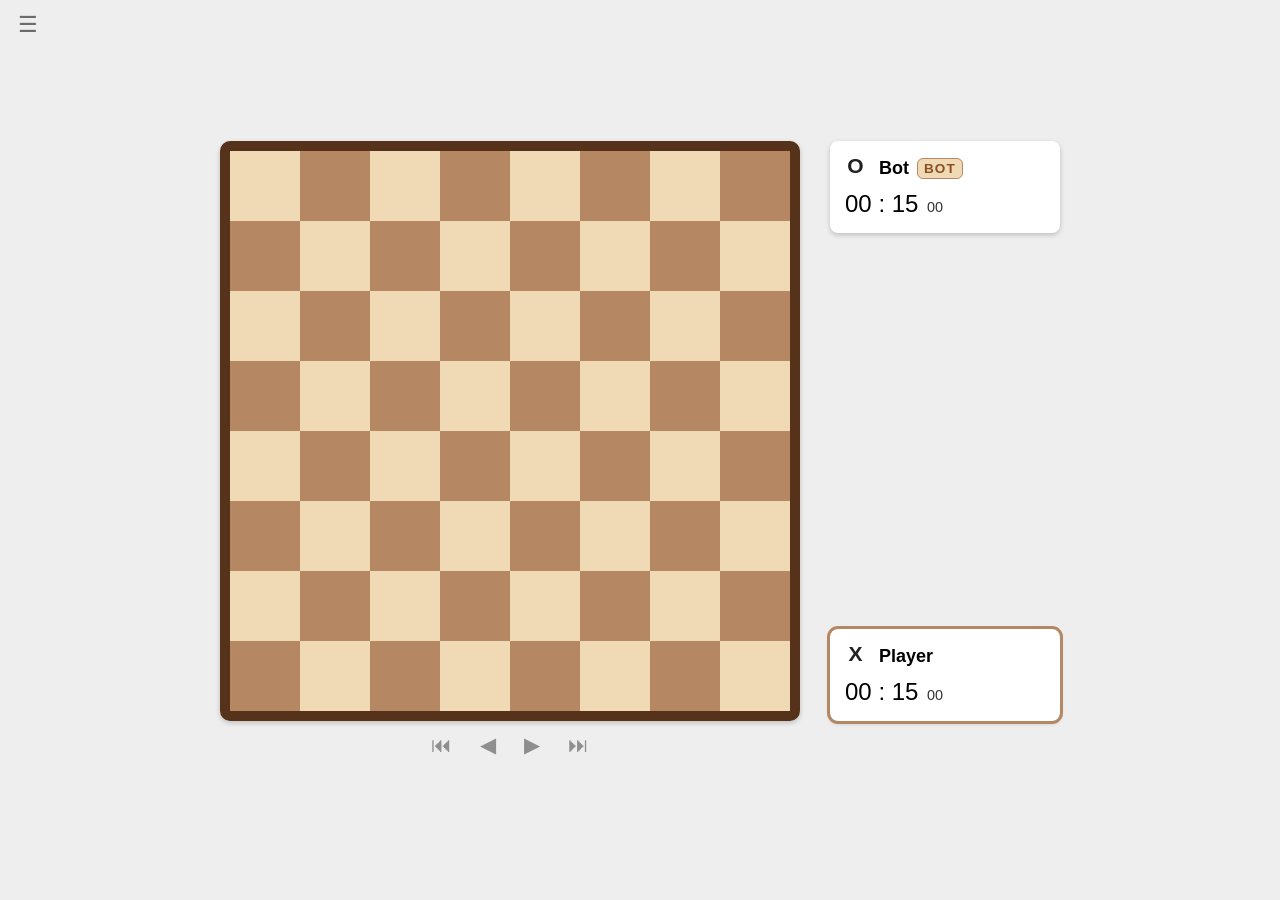
<file: index.html>
﻿<!DOCTYPE html>
<html lang="fr">
<head>
    <meta charset="UTF-8">
    <title>Game</title>
    <link rel="icon" type="image/png" href="[data-uri]">
    <style>

/* ── base.css ────────────────────────────────────────────────────────────── */
body {
    margin: 0;
    font-family: Arial, sans-serif;
    background: var(--page-bg);
    display: flex;
    justify-content: center;
    align-items: center;
    height: 100vh;
    color: var(--default-color);
}

.app-container {
    display: flex;
    flex-direction: column;
    align-items: flex-start;
    gap: 10px;
}

#game-row {
    display: flex;
    gap: 30px;
}

.board {
    display: grid;
    grid-template-columns: repeat(8, 70px);
    grid-template-rows: repeat(8, 70px);
    border-radius: 10px;
    border: 10px solid var(--board-border);
    overflow: hidden;
    box-shadow: 0 2px 5px var(--board-shadow);
}

#app[data-transform="rot90"]   .board { transform: rotate(90deg); }
#app[data-transform="rot90"]   .cell  { transform: rotate(-90deg); }
#app[data-transform="rot180"]  .board { transform: rotate(180deg); }
#app[data-transform="rot180"]  .cell  { transform: rotate(-180deg); }
#app[data-transform="rot270"]  .board { transform: rotate(270deg); }
#app[data-transform="rot270"]  .cell  { transform: rotate(-270deg); }
#app[data-transform="mirror-h"] .board { transform: scaleY(-1); }
#app[data-transform="mirror-h"] .cell  { transform: scaleY(-1); }
#app[data-transform="mirror-v"] .board { transform: scaleX(-1); }
#app[data-transform="mirror-v"] .cell  { transform: scaleX(-1); }
#app[data-transform="diag-main"] .board { transform: rotate(90deg) scaleY(-1); }
#app[data-transform="diag-main"] .cell  { transform: scaleY(-1) rotate(-90deg); }
#app[data-transform="diag-anti"] .board { transform: rotate(90deg) scaleX(-1); }
#app[data-transform="diag-anti"] .cell  { transform: scaleX(-1) rotate(-90deg); }

.cell {
    width: 70px;
    height: 70px;
    position: relative;
    isolation: isolate;
    cursor: pointer;
}

.board.no-click .cell       { cursor: default; }
.cell[data-occupied="true"] { cursor: default; }
#app.finished .cell         { cursor: auto; }

.cell.light { background-color: var(--cell-light); }
.cell.dark  { background-color: var(--cell-dark); }

.cell[data-marker]::after {
    content: "";
    position: absolute;
    z-index: 1;
    inset: 0;
    pointer-events: none;
}
.cell[data-marker="green"]::after  { background-color: var(--green-marked-cell); }
.cell[data-marker="red"]::after    { background-color: var(--red-marked-cell); }
.cell[data-marker="blue"]::after   { background-color: var(--blue-marked-cell); }
.cell[data-marker="threat"]::after { background-color: var(--threat-marked-cell); }

.cell.light[data-last-move] { background-color: var(--last-move-light); }
.cell.dark[data-last-move]  { background-color: var(--last-move-dark); }

.cell[data-win] .stone {
    box-shadow:
        0 0 12px var(--win-glow),
        inset -4px -6px 8px var(--stone-shadow-dark),
        inset 3px 4px 6px var(--stone-shadow-light);
}

.stone {
    width: 52px;
    height: 48px;
    border-radius: 50%;
    position: absolute;
    z-index: 2;
    top: 50%;
    left: 50%;
    transform: translate(-50%, -50%) scale(0.9) rotate(-10deg);
    box-shadow:
        inset -4px -6px 8px var(--stone-shadow-dark),
        inset 3px 4px 6px var(--stone-shadow-light);
    transition: opacity 0.15s ease, transform 0.1s ease;
    display: none;
}

.cell[data-state="black"] .stone,
.cell[data-state="white"] .stone,
.cell[data-preview] .stone,
.stone.stone-label { display: block; }

.cell[data-state="black"] .stone,
.cell[data-preview="black"] .stone,
.stone.stone-black {
    background: radial-gradient(circle at 30% 30%, var(--stone-black-light), var(--stone-black-dark));
}

.cell[data-state="white"] .stone,
.cell[data-preview="white"] .stone,
.stone.stone-white {
    background: radial-gradient(circle at 30% 30%, var(--stone-white-light), var(--stone-white-dark));
    border: 1px solid var(--stone-white-border);
}

.cell[data-preview] .stone {
    opacity: 0.35;
    filter: brightness(1.2);
    transform: translate(-50%, -50%) scale(0.95) rotate(-10deg);
    cursor: pointer;
}

.move-number {
    position: absolute;
    z-index: 3;
    font-size: 0.9em;
    font-weight: bold;
}

#app:not(.morpion-mode) .move-number {
    top: 50%;
    left: 50%;
    transform: translate(-50%, -50%);
    color: var(--move-number-on-black);
    text-shadow: 0 0 4px var(--move-number-shadow-dark);
    pointer-events: none;
}

#app:not(.morpion-mode) .cell[data-state="white"] .stone + .move-number {
    color: var(--move-number-on-white);
    text-shadow: 0 0 4px var(--move-number-shadow-light);
}

#app.morpion-mode .stone {
    background: none;
    border: none;
    box-shadow: none;
    border-radius: 0;
    transform: translate(-50%, -50%) scale(1) rotate(0deg);
    display: flex;
    align-items: center;
    justify-content: center;
    font-size: 42px;
    font-weight: 800;
    font-family: Arial, sans-serif;
    color: var(--morpion-piece);
}

#app.morpion-mode .cell[data-state="black"] .stone::before,
#app.morpion-mode .cell[data-preview="black"] .stone::before,
#app.morpion-mode .stone-black::before { content: "X"; }

#app.morpion-mode .cell[data-state="white"] .stone::before,
#app.morpion-mode .cell[data-preview="white"] .stone::before,
#app.morpion-mode .stone-white::before { content: "O"; }

#app.morpion-mode .cell[data-win] .stone { color: var(--morpion-win); }

/* ── components.css ──────────────────────────────────────────────────────── */
.sidebar {
    display: flex;
    flex-direction: column;
    justify-content: space-between;
}

#player-black { order: 1; }
#controls     { order: 2; }
#player-white { order: 3; }

.local-black #player-black { order: 3; }
.local-black #player-white { order: 1; }

.player {
    background: var(--panel-bg);
    padding: 15px;
    border-radius: 8px;
    width: 200px;
    box-shadow: 0 2px 5px var(--panel-shadow);
}

.stone-label {
    width: 26px;
    height: 24px;
    position: static;
    transform: scale(0.9) rotate(-10deg);
}

#app.morpion-mode .stone-label { transform: translate(-10%, -10%) scale(0.5); }

.player-name {
    display: flex;
    align-items: center;
    gap: 8px;
    font-size: 18px;
    font-weight: bold;
}

.bot-label {
    color: var(--bot-label-text);
    background: var(--bot-label-bg);
    border: 1px solid var(--bot-label-border);
    border-radius: 6px;
    padding: 2px 6px;
    font-size: 0.75em;
    font-weight: 800;
    letter-spacing: 0.08em;
}

.clock {
    font-size: 24px;
    margin-top: 10px;
    transition: color 0.2s, transform 0.1s;
}

.active-clock .colon { animation: blink 2s infinite; }

@keyframes blink {
    0%   { opacity: 1; }
    50%  { opacity: 0; }
    100% { opacity: 1; }
}

#app.finished .colon, .clock:not(.active-clock) .colon { animation: none; }

.centi-seconds { font-size: 0.6em; margin-left: 2px; opacity: 0.8; }
.clock.low-time { color: var(--low-time); }
.player-active  { outline: 3px solid var(--player-active-outline); }

.controls {
    display: flex;
    flex-direction: column;
    align-items: center;
}

#new-game-btn {
    margin: 20px 0;
    padding: 15px;
    font-size: 18px;
    border-radius: 10px;
    border: 1px solid var(--button-border);
    background: var(--button-bg);
    cursor: pointer;
    box-shadow: 0 2px 5px var(--button-shadow);
    display: block;
    transition: all 0.2s ease;
}

#new-game-btn:hover { background: var(--button-bg-hover); transform: scale(1.05); }

/* ── view-menu dropdown ───────────────────────────────────────────────────── */
#view-menu {
    position: fixed;
    top: 10px;
    left: 10px;
    z-index: 200;
}

#view-menu-btn {
    background: none;
    border: none;
    color: var(--default-color);
    cursor: pointer;
    font-size: 1.4em;
    line-height: 1;
    padding: 4px 8px;
    opacity: 0.55;
    transition: opacity 0.2s;
}
#view-menu-btn:hover { opacity: 1; }

.view-menu-panel {
    position: absolute;
    top: calc(100% + 2px);
    left: 0;
    background: var(--panel-bg);
    border: 1px solid var(--button-border);
    border-radius: 10px;
    padding: 8px;
    display: flex;
    flex-direction: column;
    gap: 6px;
    z-index: 100;
    box-shadow: 0 4px 14px var(--panel-shadow);
    min-width: 190px;
}
.view-menu-panel.hidden { display: none; }

.view-menu-row {
    display: flex;
    gap: 6px;
}

.view-menu-panel > button,
.view-menu-row   > button {
    flex: 1;
    padding: 7px 10px;
    font-size: 0.85em;
    border-radius: 7px;
    border: 1px solid var(--button-border);
    background: var(--button-bg);
    color: var(--default-color);
    cursor: pointer;
    transition: background 0.15s;
    display: flex;
    align-items: center;
    justify-content: space-between;
    gap: 4px;
    white-space: nowrap;
}
.view-menu-panel > button:hover,
.view-menu-row   > button:hover { background: var(--button-bg-hover); }

.view-menu-panel button.vm-active {
    outline: 2px solid var(--player-active-outline);
    outline-offset: -2px;
}

.view-menu-panel kbd {
    font-size: 0.75em;
    opacity: 0.5;
    font-family: monospace;
}

/* ── board nav buttons ────────────────────────────────────────────────────── */
#nav-btns {
    /* 8×70px board content + 2×10px border = 580px total board width */
    width: 580px;
    display: flex;
    justify-content: center;
    gap: 4px;
}

#nav-btns button {
    background: none;
    border: none;
    color: var(--default-color);
    cursor: pointer;
    font-size: 1.3em;
    padding: 2px 12px;
    opacity: 0.4;
    transition: opacity 0.15s;
}

#nav-btns button:hover { opacity: 1; }

.timer-selector, .level-selector {
    display: flex;
    flex-direction: column;
    align-items: center;
    margin: 10px 0;
    font-size: 1.2em;
}

#app:not(.finished):not(.editor-mode) .controls { display: none; }

#time-slider, #increment-slider, #level {
    width: 150px;
    cursor: pointer;
    accent-color: var(--slider-accent);
}

.editor-mode .board { border: 10px dashed var(--editor-board-border); }
.editor-mode .cell  {
    cursor: crosshair;
    outline: 4px dashed var(--editor-cell-outline);
    outline-offset: -2px;
}

/* ── themes.css ──────────────────────────────────────────────────────────── */
body[data-theme="light"] {
    --page-bg: #eee;
    --default-color: black;
    --board-shadow: rgba(0,0,0,0.2);
    --board-border: rgb(85,50,25,1);
    --cell-light: #f0d9b5;
    --cell-dark: #b58863;
    --last-move-light: #c6d26b;
    --last-move-dark: #a9a23b;
    --green-marked-cell: rgba(119,255,61,0.5);
    --red-marked-cell: rgba(255,61,61,0.5);
    --blue-marked-cell: rgba(0,27,90,0.5);
    --threat-marked-cell: rgba(255,0,0,0.8);
    --win-glow: rgba(255,0,0,0.8);
    --stone-black-light: #555;
    --stone-black-dark: #000;
    --stone-white-light: #fff;
    --stone-white-dark: #ccc;
    --stone-white-border: #999;
    --stone-shadow-dark: rgba(0,0,0,0.4);
    --stone-shadow-light: rgba(255,255,255,0.2);
    --move-number-on-black: #fff;
    --move-number-on-white: #000;
    --move-number-shadow-dark: rgba(0,0,0,0.8);
    --move-number-shadow-light: rgba(128,128,128,0.8);
    --morpion-piece: #222;
    --morpion-win: #d32f2f;
    --panel-bg: white;
    --panel-shadow: rgba(0,0,0,0.2);
    --bot-label-text: #8a4f22;
    --bot-label-bg: #f0d9b5;
    --bot-label-border: #b58863;
    --low-time: #d32f2f;
    --player-active-outline: #b58863;
    --button-bg: white;
    --button-bg-hover: #f3f3f3;
    --button-border: grey;
    --button-shadow: rgba(0,0,0,0.2);
    --slider-accent: #b58863;
    --editor-board-border: rgba(255,0,0,0.9);
    --editor-cell-outline: rgba(0,0,0,0.3);
}

body[data-theme="dark"] {
    --page-bg: #222;
    --default-color: #ddd;
    --board-shadow: rgba(128,128,128,0.5);
    --board-border: rgb(0,0,0,0);
    --cell-light: #4a4a4a;
    --cell-dark: #2b2b2b;
    --last-move-light: #5c6f2f;
    --last-move-dark: #4a5a26;
    --green-marked-cell: rgba(36,128,34,0.5);
    --red-marked-cell: rgba(162,36,34,0.5);
    --blue-marked-cell: rgba(17,36,81,0.5);
    --threat-marked-cell: rgba(192,0,0,0.8);
    --win-glow: #ad2929;
    --stone-black-light: #333;
    --stone-black-dark: #000;
    --stone-white-light: #ddd;
    --stone-white-dark: #999;
    --stone-white-border: #777;
    --stone-shadow-dark: rgba(0,0,0,0.4);
    --stone-shadow-light: rgba(255,255,255,0.2);
    --move-number-on-black: #fff;
    --move-number-on-white: #000;
    --move-number-shadow-dark: rgba(0,0,0,0.8);
    --move-number-shadow-light: rgba(128,128,128,0.8);
    --morpion-piece: #ddd;
    --morpion-win: #ad2929;
    --panel-bg: #333;
    --panel-shadow: rgba(128,128,128,0.5);
    --bot-label-text: #aaa;
    --bot-label-bg: #555;
    --bot-label-border: #777;
    --low-time: #ad2929;
    --player-active-outline: #777;
    --button-bg: #555;
    --button-bg-hover: #666;
    --button-border: grey;
    --button-shadow: rgba(255,255,255,0.2);
    --slider-accent: #aaa;
    --editor-board-border: rgba(173,41,41,0.9);
    --editor-cell-outline: rgba(255,255,255,0.3);
}

body[data-theme="blue"] {
    --page-bg: #eef;
    --default-color: black;
    --board-shadow: rgba(0,0,0,0.2);
    --board-border: rgb(25,50,85,1);
    --cell-light: #fffef3;
    --cell-dark: #7ca2be;
    --last-move-light: #c9f0bd;
    --last-move-dark: #80b861;
    --green-marked-cell: rgba(75,255,48,0.5);
    --red-marked-cell: rgba(255,79,50,0.7);
    --blue-marked-cell: rgba(35,46,255,0.7);
    --threat-marked-cell: rgba(255,0,0,0.8);
    --win-glow: rgba(255,0,0,0.8);
    --stone-black-light: #333;
    --stone-black-dark: #000;
    --stone-white-light: #eef;
    --stone-white-dark: #bbb;
    --stone-white-border: #999;
    --stone-shadow-dark: rgba(0,0,0,0.4);
    --stone-shadow-light: rgba(255,255,255,0.2);
    --move-number-on-black: #fff;
    --move-number-on-white: #000;
    --move-number-shadow-dark: rgba(0,0,0,0.8);
    --move-number-shadow-light: rgba(128,128,128,0.8);
    --morpion-piece: #111;
    --morpion-win: #d32f2f;
    --panel-bg: #7ca2be;
    --panel-shadow: rgba(0,0,0,0.2);
    --bot-label-text: #000;
    --bot-label-bg: #f6cb9a;
    --bot-label-border: #000;
    --low-time: #d32f2f;
    --player-active-outline: #193255;
    --button-bg: #f6cb9a;
    --button-bg-hover: #eca351;
    --button-border: grey;
    --button-shadow: rgba(0,0,0,0.2);
    --slider-accent: #f6cb9a;
    --editor-board-border: rgba(255,0,0,0.9);
    --editor-cell-outline: rgba(25,50,85,0.5);
}

body[data-theme="green"] {
    --page-bg: rgb(143,152,143);
    --default-color: black;
    --board-shadow: rgba(0,0,0,0.2);
    --board-border: rgb(18,62,36);
    --cell-light: #fff3fe;
    --cell-dark: #3f7a62;
    --last-move-light: #c9f0bd;
    --last-move-dark: #80b861;
    --green-marked-cell: rgba(89,233,0,0.822);
    --red-marked-cell: rgba(208,22,22,0.5);
    --blue-marked-cell: rgba(9,15,121,0.5);
    --threat-marked-cell: rgba(255,0,0,0.8);
    --win-glow: rgba(255,0,0,0.8);
    --stone-black-light: #333;
    --stone-black-dark: #000;
    --stone-white-light: #efe;
    --stone-white-dark: #bbb;
    --stone-white-border: #999;
    --stone-shadow-dark: rgba(0,0,0,0.4);
    --stone-shadow-light: rgba(255,255,255,0.2);
    --move-number-on-black: #fff;
    --move-number-on-white: #000;
    --move-number-shadow-dark: rgba(0,0,0,0.8);
    --move-number-shadow-light: rgba(128,128,128,0.8);
    --morpion-piece: #111;
    --morpion-win: #d32f2f;
    --panel-bg: #7cbea2;
    --panel-shadow: rgba(0,0,0,0.2);
    --bot-label-text: #000;
    --bot-label-bg: #dcced5;
    --bot-label-border: #000;
    --low-time: #d32f2f;
    --player-active-outline: #0d2e12;
    --button-bg: #dcced5;
    --button-bg-hover: #fff6fb;
    --button-border: grey;
    --button-shadow: rgba(0,0,0,0.2);
    --slider-accent: #dcced5;
    --editor-board-border: rgba(255,0,0,0.9);
    --editor-cell-outline: rgba(25,85,50,0.5);
}

    </style>
</head>

<body>
    <div id="app" class="app-container morpion-mode">

        <!-- loader.js: apply saved preferences before first paint -->
        <script>
        (function () {
            var morpion = localStorage.getItem("morpionMode");
            if (morpion === "false") document.getElementById("app").classList.remove("morpion-mode");
            var theme = localStorage.getItem("theme");
            if (theme) document.body.setAttribute("data-theme", theme);
        })();
        </script>

        <div id="game-row">
            <div id="board" class="board"></div>

            <div class="sidebar">

                <div id="player-black" class="player player-active">
                    <div id="player-name-black" class="player-name">
                        <span class="stone stone-label stone-black"></span>
                        <span class="player-name-text">Black</span>
                    </div>
                    <div id="clock-black" class="clock">
                        <span class="minutes"></span>
                        <span class="colon">:</span>
                        <span class="seconds"></span>
                        <span class="centi-seconds"></span>
                    </div>
                </div>

                <div id="controls" class="controls">
                    <button id="new-game-btn">NEW GAME</button>
                    <div class="timer-selector">
                        <label><span id="time-label"></span></label>
                        <input type="range" id="time-slider" min="0" step="1">
                    </div>
                    <div class="timer-selector">
                        <label>+<span id="increment-label"></span></label>
                        <input type="range" id="increment-slider" min="0" step="1">
                    </div>
                    <div class="level-selector">
                        <label id="level-label" for="level">Hard</label>
                        <input type="range" id="level" min="1" max="4" value="3" step="1">
                    </div>
                </div>

                <div id="player-white" class="player">
                    <div id="player-name-white" class="player-name">
                        <span class="stone stone-label stone-white"></span>
                        <span class="player-name-text">White</span>
                    </div>
                    <div id="clock-white" class="clock">
                        <span class="minutes"></span>
                        <span class="colon">:</span>
                        <span class="seconds"></span>
                        <span class="centi-seconds"></span>
                    </div>
                </div>

            </div>
        </div>

        <div id="nav-btns">
            <button id="btn-begin" title="Begin (Home)">⏮</button>
            <button id="btn-prev"  title="Previous (←)">◀</button>
            <button id="btn-next"  title="Next (→)">▶</button>
            <button id="btn-end"   title="End (End)">⏭</button>
        </div>
    </div>

    <div id="view-menu">
        <button id="view-menu-btn" title="View options">☰</button>
        <div id="view-menu-panel" class="view-menu-panel hidden">
            <button id="btn-toggle-bot">Toggle bot <kbd>Space</kbd></button>
            <button id="btn-morpion">Morpion <kbd>M</kbd></button>
            <button id="btn-editor">Editor <kbd>E</kbd></button>
            <div class="view-menu-row">
                <button id="btn-flip-h">↕ Flip <kbd>F</kbd></button>
                <button id="btn-flip-v">↔ Flip <kbd>⇧F</kbd></button>
            </div>
            <div class="view-menu-row">
                <button id="btn-rotate-cw">↻ <kbd>R</kbd></button>
                <button id="btn-rotate-ccw">↺ <kbd>⇧R</kbd></button>
            </div>
            <div class="view-menu-row">
                <button id="btn-theme-prev">◀ Theme <kbd>⇧D</kbd></button>
                <button id="btn-theme-next">Theme ▶ <kbd>D</kbd></button>
            </div>
        </div>
    </div>

    <!-- All JS modules inlined in dependency order. -->
    <script type="module">

    // ── constants.js ──────────────────────────────────────────────────────────
    const BOARD_SIZE = 8;
    const TIME_PRESETS = [3, 15, 30, 60, 120, 180, 300, 600, 900, 1800, 3600];
    const INCREMENT_PRESETS = [0, 1, 2, 3, 5, 10, 15, 30, 60];
    const THEMES = ["light", "dark", "blue", "green"];
    const LEVEL_LABELS = ["Random", "Easy", "Medium", "Hard", "Expert"];
    const BOARD_TRANSFORMS = ["identity", "rot90", "rot180", "rot270", "mirror-h", "diag-anti", "mirror-v", "diag-main"];

    // ── bot.js ────────────────────────────────────────────────────────────────
    const MASK64 = 0xFFFFFFFFFFFFFFFFn;

    const BT = [
        1190112520884487201n,
        2380225041768974402n,
        4760450083537948804n,
        9520900167075897608n,
         595056260442243600n,
    ];

    const WMA = [
        31n,62n,124n,248n,
        7936n,15872n,31744n,63488n,
        2031616n,4063232n,8126464n,16252928n,
        520093696n,1040187392n,2080374784n,4160749568n,
        133143986176n,266287972352n,532575944704n,1065151889408n,
        34084860461056n,68169720922112n,136339441844224n,272678883688448n,
        8725724278030336n,17451448556060672n,34902897112121344n,69805794224242688n,
        2233785415175766016n,4467570830351532032n,8935141660703064064n,17870283321406128128n,
        4311810305n,1103823438080n,282578800148480n,72340172838010880n,
        8623620610n,2207646876160n,565157600296960n,144680345676021760n,
        17247241220n,4415293752320n,1130315200593920n,289360691352043520n,
        34494482440n,8830587504640n,2260630401187840n,578721382704087040n,
        68988964880n,17661175009280n,4521260802375680n,1157442765408174080n,
        137977929760n,35322350018560n,9042521604751360n,2314885530816348160n,
        275955859520n,70644700037120n,18085043209502720n,4629771061632696320n,
        551911719040n,141289400074240n,36170086419005440n,9259542123265392640n,
        68853957121n,137707914242n,275415828484n,550831656968n,
        17626613022976n,35253226045952n,70506452091904n,141012904183808n,
        4512412933881856n,9024825867763712n,18049651735527424n,36099303471054848n,
        1155177711073755136n,2310355422147510272n,4620710844295020544n,9241421688590041088n,
        4328785936n,8657571872n,17315143744n,34630287488n,
        1108169199616n,2216338399232n,4432676798464n,8865353596928n,
        283691315101696n,567382630203392n,1134765260406784n,2269530520813568n,
        72624976666034176n,145249953332068352n,290499906664136704n,580999813328273408n,
    ];

    const MOVES = Array.from({length: 64}, (_, k) => 1n << BigInt(k));

    function getWinningTilesBB(bb) {
        let res = 0n;
        for (let i = 0; i < 96; i++) {
            const m = WMA[i];
            if ((bb & m) === m) res |= m;
        }
        return res;
    }

    function wmBB(bbCurrent, bbOpen) {
        let res = 0n;
        for (let k = 0; k < 5; k++) {
            const move = BT[k] & bbOpen;
            const wt   = getWinningTilesBB(bbCurrent | move);
            if (wt !== 0n) res |= (wt & move);
        }
        return res;
    }

    function hasMultipleBits(bb) {
        return bb !== 0n && (bb & (bb - 1n)) !== 0n;
    }

    function dtBB(bbCurrent, bbOpen) {
        let res = 0n;
        for (let k = 0; k < 64; k++) {
            const move = MOVES[k];
            if ((move & bbOpen) !== 0n)
                if (hasMultipleBits(wmBB(bbCurrent | move, bbOpen ^ move)))
                    res |= move;
        }
        return res;
    }

    function cmBB(bbCurrent, bbOpen) {
        let res = 0n;
        const bbOpponent = (MASK64 ^ bbOpen) ^ bbCurrent;
        for (let k = 0; k < 64; k++) {
            const move = MOVES[k];
            if ((move & bbOpen) !== 0n) {
                const bbAfter     = bbCurrent | move;
                const bbRemaining = bbOpen    ^ move;
                if (wmBB(bbAfter, bbRemaining) !== 0n) {
                    res |= move;
                } else if (dtBB(bbOpponent, bbRemaining) === 0n) {
                    res |= move;
                }
            }
        }
        return res;
    }

    function makeRandomU64() {
        const hi = BigInt(Math.floor(Math.random() * 0x100000000));
        const lo = BigInt(Math.floor(Math.random() * 0x100000000));
        return (hi << 32n) | lo;
    }

    function mcBB(bbCurrent, bbOpen, n) {
        const scores = new Array(64).fill(0);
        for (let t = 0; t < n; t++) {
            const wt = getWinningTilesBB(bbCurrent | (makeRandomU64() & bbOpen)) & bbOpen;
            for (let k = 0; k < 64; k++)
                if ((wt & MOVES[k]) !== 0n) scores[k]++;
        }
        let bestK = -1, bestScore = -1;
        for (let k = 0; k < 64; k++)
            if ((MOVES[k] & bbOpen) !== 0n && scores[k] > bestScore)
                { bestScore = scores[k]; bestK = k; }
        return bestK;
    }

    function bb2m(bb) {
        const out = [];
        for (let k = 0; k < 64; k++)
            if ((bb & MOVES[k]) !== 0n) out.push(k);
        return out;
    }

    function pick(bb) {
        const ms = bb2m(bb);
        return ms[Math.floor(Math.random() * ms.length)];
    }

    function randomOpen(bbOpen) {
        const ms = bb2m(bbOpen);
        return ms[Math.floor(Math.random() * ms.length)];
    }

    function boardToBB(board, playerValue) {
        let bb = 0n;
        for (let r = 0; r < 8; r++)
            for (let c = 0; c < 8; c++)
                if (board[r][c] === playerValue) bb |= MOVES[r * 8 + c];
        return bb;
    }

    function bbToTiles(bb) {
        const out = [];
        for (let k = 0; k < 64; k++)
            if ((bb & MOVES[k]) !== 0n) out.push([k >> 3, k & 7]);
        return out;
    }

    function isWinning(bb) {
        for (let i = 0; i < 96; i++) {
            const m = WMA[i];
            if ((bb & m) === m) return true;
        }
        return false;
    }

    function isDeadDraw(bbCurrent, bbOpponent) {
        return !isWinning(MASK64 ^ bbOpponent) && !isWinning(MASK64 ^ bbCurrent);
    }

    function computeWin(board, player) {
        return bbToTiles(getWinningTilesBB(boardToBB(board, player + 1)));
    }

    function isBoardFull(board) {
        for (let r = 0; r < 8; r++)
            for (let c = 0; c < 8; c++)
                if (board[r][c] === 0) return false;
        return true;
    }

    function computeTactics(board, currentPlayer) {
        const bbCur  = boardToBB(board, currentPlayer + 1);
        const bbOpp  = boardToBB(board, 2 - currentPlayer);
        const bbOpen = MASK64 ^ (bbCur | bbOpp);

        // 1. Immediate win
        let forced = wmBB(bbCur, bbOpen);
        if (forced === 0n) {
            // 2. Opponent winning threat (must block)
            forced = wmBB(bbOpp, bbOpen);
        }
        if (forced === 0n) {
            // 3. Current player's double threats
            forced = dtBB(bbCur, bbOpen);
        }
        if (forced === 0n) {
            // 4. Opponent double threats → try counter, else show opponent's threats
            const ot = dtBB(bbOpp, bbOpen);
            if (ot !== 0n) {
                const cm = cmBB(bbCur, bbOpen);
                forced = cm !== 0n ? cm : ot;
            }
        }

        const result = Array.from({length: 8}, () => Array(8).fill(0));
        for (let k = 0; k < 64; k++)
            if ((forced & MOVES[k]) !== 0n) result[k >> 3][k & 7] = 1;
        return result;
    }

    function computeBotMove(board, currentPlayer, level) {
        const bbCur  = boardToBB(board, currentPlayer + 1);
        const bbOpp  = boardToBB(board, 2 - currentPlayer);
        const bbOpen = MASK64 ^ (bbCur | bbOpp);

        if (level === 0) { const k = randomOpen(bbOpen); return [k >> 3, k & 7]; }

        const MC_BY_LEVEL = [1, 10, 100, 10_000];
        const mcN = MC_BY_LEVEL[level] ?? 1;

        const wm = wmBB(bbCur, bbOpen);
        if (wm !== 0n) { const k = pick(wm); return [k >> 3, k & 7]; }

        if (level >= 1) {
            const owm = wmBB(bbOpp, bbOpen);
            if (owm !== 0n) { const k = pick(owm); return [k >> 3, k & 7]; }
        }

        if (level >= 2) {
            const dt = dtBB(bbCur, bbOpen);
            if (dt !== 0n) { const k = pick(dt); return [k >> 3, k & 7]; }
        }

        if (level >= 3) {
            const odt = dtBB(bbOpp, bbOpen);
            if (odt !== 0n) {
                const cm = cmBB(bbCur, bbOpen);
                const k  = pick(cm !== 0n ? cm : odt);
                return [k >> 3, k & 7];
            }
        }

        const k = mcBB(bbCur, bbOpen, mcN);
        if (k === -1) { const idx = randomOpen(bbOpen); return [idx >> 3, idx & 7]; }
        return [k >> 3, k & 7];
    }

    // ── Bot worker ────────────────────────────────────────────────────────────
    // Runs the bot (JS or WASM) off the main thread so the clock can tick
    // freely and flag the bot if time runs out while it is thinking.
    const BOT_WORKER_SRC = `
const WASM_B64 = "AGFzbQEAAAABXw9gAn9/AX9gA39/fwF/YAJ/fwBgAAF8YAN/f34AYAN+fn4BfmACfn4BfmAGfn9/f39/AGAIfn5/fn9/f38Bf2AAAGAAAX9gA39/fwBgAX8AYAR/f39/AX9gBH9/f38AAhMBA2VudgtnZXRfdGltZV9tcwADAxUUBAIFBgcICQAKCQsMAA0CDgkMDAIEBQFwAQQEBQQBAJEBBhkDfwFBgIDAAAt/AEGomsAEC38AQbCawAQLB1MGBm1lbW9yeQIAEGNvbXB1dGVfYm90X21vdmUACA1nZXRfYm9hcmRfcHRyAAkIcmVzZXRfdHQACgpfX2RhdGFfZW5kAwELX19oZWFwX2Jhc2UDAgkJAQBBAQsDDRQPCqFqFLUEAwF/[base64]/BX4CQCAAIAIQhICAgAAiA0IAUg0AIAEgAhCEgICAACIDQgBSDQACQCACUEUNAEIADwtCACEDIAIhBANAIARCACAEfYMhBUIAIAUgBSAAhCAFIAKFEISAgIAAIgYgBkJ/fINQGyADhCEDIARCf3wgBIMiBEIAUg0ACyADQgBSDQBCACEHIAIhBANAIARCACAEfYMhBUIAIAUgBSABhCAFIAKFEISAgIAAIgMgA0J/[base64]/[base64]/[base64]/AX4CQAJAIACnQf//P3FBA3QiBikDiJrAgAAiB0KAgIAIVA0AIAHAIAenwEgNAQsgBkGImsCAAGogAq1C/wGDQgiGIAGtQv8Bg4RCAEKAgAQgAsAiASAEwEgbQoCACCABIAPAShuEIAWtQv8Bg0IShiAAQoCAgHiDhIQ3AwALC8M2AwN/[base64]/wFxDQAgBMBBAUgNAQtBACEJQQBBACgCiJrAhABBAWoiCjYCiJrAhAAgCkH/[base64]/QgAgAUKAgIDAgIKIoIB/[base64]/ABCACABQvwAg1AbhEL4AUIAIAFC+AGDUBuEQoA+QgAgAUKAPoNQG4RCgPwAQgAgAUKA/[base64]/[base64]/ABCACAAQoCA/[base64]/ABCACAAQoCAgICAgICA/[base64]//P3FBA3QpA4iawIAAIgsgA4UiD0L///8HWA0AQQAhFSAGIRYMAQsgC6ciCUESdkE/cSEKAkACQAJAIATAIAnASg0AIAtCCIinIhXAIRMCQAJAAkACQAJAIAlBEHZBA3EOAgABAgsgCkEYdCAVQRB0QYCA/AdxckGBAnIhCQwCCwJAIAfAIBNMDQAgBsAiCSATIAkgE0obIRYMBQsgCkEYdCAVQRB0QYCA/[base64]/AgAAiCyAOgyAAhCEMIAtCf4UgDoMgAYQhDUHQk8CAACEJQYB6IQoDQAJAAkAgCkHohsCAAGopAwAiCyAMgyALUQ0AIAsgDYMgC1INAQsgCEEIaiAJLQAAaiITIBMtAABBAWoiE0H/ASATQf8BSRs6AAAgCEEIaiAJQQFqLQAAaiITIBMtAABBAWoiE0H/ASATQf8BSRs6AAAgCEEIaiAJQQJqLQAAaiITIBMtAABBAWoiE0H/ASATQf8BSRs6AAAgCEEIaiAJQQNqLQAAaiITIBMtAABBAWoiE0H/ASATQf8BSRs6AAAgCEEIaiAJQQRqLQAAaiITIBMtAABBAWoiE0H/[base64]///[base64]/akEAIApBBEkbaiIaIBlBACAHayIbQQAgFmsQhoCAgAAhE0GBASEJQQAtAIyawIQADQhBACATa8AiE0GBfyATQYF/ShshCSATIBbAIgIgEyACShsiEyAHwCIcTg0DIApBDCAKQQxJG0F/[base64]/[base64]/AX4EfwN+AXwGfgx/I4CAgIAAQZADayICJICAgIAAQgAhA0EAIQRByJnAgAAhBSAAQQFqQf8BcSEGQQIgAGtB/[base64]/fCADgyIDUEUNAAsLIARBAWoiBEHAAEcNAAtBACAMNwPAmcCAACAOeqchBSANQn9RDQNBfyEEA0AgAkGQAWogDnqnIgBBAnRqKAIAIgYgBCAGIARKIgYbIQQgACAFIAYbIQUgDkJ/fCAOgyIOUEUNAAwECwsgA3qnIQUMAgsgA3qnIQUMAQsgAkIANwM4IAJCADcDMCACQgA3AyggAkIANwMgIAJCADcDGCACQgA3AxAgAkIANwMIIAJCADcDAEEAIQYDQCAGKQPQj8CAACIDIA6DIAiEIREgA0J/hSAOgyAJhCEQQdCTwIAAIQVBgHohBANAAkACQCAEQeiGwIAAaikDACIDIBGDIANRDQAgAyAQgyADUg0BCyACIAUtAABqIgAgAC0AAEEBaiIAQf8BIABB/wFJGzoAACACIAVBAWotAABqIgAgAC0AAEEBaiIAQf8BIABB/wFJGzoAACACIAVBAmotAABqIgAgAC0AAEEBaiIAQf8BIABB/wFJGzoAACACIAVBA2otAABqIgAgAC0AAEEBaiIAQf8BIABB/wFJGzoAACACIAVBBGotAABqIgAgAC0AAEEBaiIAQf8BIABB/[base64]/ajYAH5Cz4Keu+/[base64]/[base64]/[base64]/wFxIgRBP0sNAiAJQgEgBa1C/wGDhiAIhEEBIARBA3QpA8CHwIAAIBCFIBogE0GBAUH/ABCGgICAACEEAkBBAC0AjJrAhABFDQAgGCEFDAILIAUgGEEAIARrwCIEQYF/SiIAGyEFAkAgAUEBRg0AIARBgX8gABshACAVIRsgFiEGA0AgBi0AACIEQcAATw0EAkAgAMAiB0EAIAlCASAErYYgCIQiA0EBIARBA3QpA8CHwIAAIBCFIhEgGiATIABBf3NBACAAayIcEIaAgIAAIh1rwCIATg0AIB1B/wFxQYEBRg0AQQAgCSADQQEgESAaIBNBgQEgHBCGgICAAGshAAsCQEEALQCMmsCEAEUNACAYIQUMBAsgBCAFIADAIgAgB0oiHRshBSAAIAcgHRshACAGQQFqIQYgG0F/aiIbDQALCxCAgICAAEEAKwOQmsCEAKFBACsDuJnAgABmDQEgBSEYIBlBB0cNAAsLIAJBkANqJICAgIAAIAVB/wFxDwsgBEHAj8CAABCCgICAAAALCABByJnAgAALEgBBiJrAgABBAEGAgIAE/AsAC0cBAX8jgICAgABBIGsiAySAgICAACADIAE2AhAgAyAANgIMIANBATsBHCADIAI2AhggAyADQQxqNgIUIANBFGoQjICAgAAACzgCAX8BfiOAgICAAEEQayIBJICAgIAAIAApAgAhAiABIAA2AgwgASACNwIEIAFBBGoQkoCAgAAAC+IGAgt/AX4jgICAgABBEGsiAiSAgICAAEEKIQMgACgCACIEIQUCQCAEQegHSQ0AQQohAyAEIQUDQCACQQZqIANqIgZBfGogBSIAIABBkM4AbiIFQZDOAGxrIgdB//8DcUHkAG4iCEEBdC8A0JfAgAA7AAAgBkF+aiAHIAhB5ABsa0H//wNxQQF0LwDQl8CAADsAACADQXxqIQMgAEH/rOIESw0ACwsCQAJAIAVBCUsNACAFIQAMAQsgAkEGaiADQX5qIgNqIAUgBUH//wNxQeQAbiIAQeQAbGtB//8DcUEBdC8A0JfAgAA7AAALAkACQCAERQ0AIABFDQELIAJBBmogA0F/[base64]/A3FBAXYhCAsgAEH///8AcSEHIAEoAgQhBiABKAIAIQUDQCADQf//A3EgCEH//wNxTw0CQQEhACADQQFqIQMgBSAHIAYoAhARgICAgACAgICAAEUNAAwFCwsgASABKQIIIg2nQYCAgP95cUGwgICAAnI2AghBASEAIAEoAgAiBSABKAIEIgYgBCAJEI6AgIAADQNBACEDIAggB2tB//8DcSEHA0AgA0H//wNxIAdPDQJBASEAIANBAWohAyAFQTAgBigCEBGAgICAAICAgIAARQ0ADAQLC0EBIQAgBSAGIAQgCRCOgICAAA0CIAUgCiALIAYoAgwRgYCAgACAgICAAA0CIAwgCGtB//8DcSEIQQAhAwNAAkAgA0H//[base64]/h8pyYSRkii/x6e3IZRhlsBKVIWIZz14j0ae/w64OPHb14FQmiiBOZtK/UNcEuIDip0qDMk9dtNVQEQclixbYiPiMd8WNuybUoOpvTBHA+KwdzJpDdrVOSNONQn/9Sp5VWNuqgDkA7miuBomYWMOkoOvaDzFLYtFHZlacRAv2xN1rICy51lZast3VfkC5TWB7EzG5QGCOA4KodeeAG5pAy/h9anE57KlblWEbQITniIUitqu3PGsRTcq155i/nzN0f5a/NTAxgRNoPkdJTtb+eJkYoc3c7pyHDOb8lvtjLnfDsuPJvCAu6ABJwFPhKV0s4agrWJWNem1rBGgnhv+Fzt7+Aw8DMrWWyjR9eAIDRXMuKMugmaDCyD/mCdrRPfbchTd/+LCX7bNe3xaOv5IO88CJJDKy0qZ1Q0bdVcpNMABNGZjG/48o0uSK8S4CUsQVd/[base64]/oMKvdu0CGV2WO/tfrbgePCHBNXUH9yK4sFdWuRAQHtyzAG4+wKfTOGRIo7uSHi7gIv5oCHrgS77FGS6sZs+GYncxjEiuYpqcEbhFJ+GnoMuFdzYQa5nS5ps+aU7bWmY9QN9VrsRZlnnKyq0r8B3k7TkMbg2E5o/+NHUIAOaYN0OOLaE+LeChN78IugFRgxUSIQfMXx3z0HZa+Ob1Ogfi1ucukysN3BlPROOTOdr1AT8vba3aHKL46HiuyenHOkLEqyhd51LGVHhM6BXbZGmH3v+DmTcbeQQqSSKBWD6WsRIvSeEYjRDl8zEFSwTRSq+Lhu7UyhRm5suqVnyCBoGKt4IcVUsZQn6G7iAR/nPnH6o+tw5DJjYiPK+A/X688BFSjpIzzQKO2Beb/l5HoZ1muMYUzxj+4WBFTcxornvMGmtnEooDLh9d/SBitRidaiFUXin6NMeFsAmZkvMav0//CeC8CRfKAWc+SuA2BM4u5TgnMOB6v80hUhQ41kgsRljhyCbrTC6Z0/JvLGeDxS5Vm2mFGU+zLs+wGbuQQQNR190ZwMYnJS4+jJhxH6oUjDcAEAAKAAAAFwIAACAAAADJJWUhV1TRMcGywEsNYyKAqyi3PCV168xFCafZTvJg4jnjSQy8uWTl0dBb4q7/tu5i2X5bu7zXW+x7pd2VZW7qEmwo0XGNQCowtzPRL/o46umNU0KYBVwbNk0evShCHLf9SnG64nreJkaQXDxzJX+WyWIw4ZctkiycOU8HT6MZIG0r2qBzWJfTUsgWUjG472TksSaVAEiyRLV5PYq3zVkDRzrzll3+0mYaRrT0bQVPpFxizLslmMHsNFgXQLrcnUi47kAyBglCWUUk919nr4P9MzY2lu9klRnqkf10/ujVICqgjlOSWL6Yk/[base64]/[base64]/[base64]";

const MASK64=0xFFFFFFFFFFFFFFFFn;
const BT=[1190112520884487201n,2380225041768974402n,4760450083537948804n,9520900167075897608n,595056260442243600n];
const WMA=[31n,62n,124n,248n,7936n,15872n,31744n,63488n,2031616n,4063232n,8126464n,16252928n,520093696n,1040187392n,2080374784n,4160749568n,133143986176n,266287972352n,532575944704n,1065151889408n,34084860461056n,68169720922112n,136339441844224n,272678883688448n,8725724278030336n,17451448556060672n,34902897112121344n,69805794224242688n,2233785415175766016n,4467570830351532032n,8935141660703064064n,17870283321406128128n,4311810305n,1103823438080n,282578800148480n,72340172838010880n,8623620610n,2207646876160n,565157600296960n,144680345676021760n,17247241220n,4415293752320n,1130315200593920n,289360691352043520n,34494482440n,8830587504640n,2260630401187840n,578721382704087040n,68988964880n,17661175009280n,4521260802375680n,1157442765408174080n,137977929760n,35322350018560n,9042521604751360n,2314885530816348160n,275955859520n,70644700037120n,18085043209502720n,4629771061632696320n,551911719040n,141289400074240n,36170086419005440n,9259542123265392640n,68853957121n,137707914242n,275415828484n,550831656968n,17626613022976n,35253226045952n,70506452091904n,141012904183808n,4512412933881856n,9024825867763712n,18049651735527424n,36099303471054848n,1155177711073755136n,2310355422147510272n,4620710844295020544n,9241421688590041088n,4328785936n,8657571872n,17315143744n,34630287488n,1108169199616n,2216338399232n,4432676798464n,8865353596928n,283691315101696n,567382630203392n,1134765260406784n,2269530520813568n,72624976666034176n,145249953332068352n,290499906664136704n,580999813328273408n];
const MOVES=Array.from({length:64},(_,k)=>1n<<BigInt(k));

function getWTBB(bb){let r=0n;for(let i=0;i<96;i++){const m=WMA[i];if((bb&m)===m)r|=m;}return r;}
function wmBB(bb,open){let r=0n;for(let k=0;k<5;k++){const mv=BT[k]&open;const wt=getWTBB(bb|mv);if(wt!==0n)r|=(wt&mv);}return r;}
function hasMB(bb){return bb!==0n&&(bb&(bb-1n))!==0n;}
function dtBB(bb,open){let r=0n;for(let k=0;k<64;k++){const mv=MOVES[k];if((mv&open)!==0n&&hasMB(wmBB(bb|mv,open^mv)))r|=mv;}return r;}
function cmBB(bb,open){let r=0n;const opp=(MASK64^open)^bb;for(let k=0;k<64;k++){const mv=MOVES[k];if((mv&open)!==0n){const af=bb|mv,re=open^mv;if(wmBB(af,re)!==0n||dtBB(opp,re)===0n)r|=mv;}}return r;}
function rnd64(){return(BigInt(Math.floor(Math.random()*0x100000000))<<32n)|BigInt(Math.floor(Math.random()*0x100000000));}
function mcFallback(bb,open,n){const s=new Array(64).fill(0);for(let t=0;t<n;t++){const wt=getWTBB(bb|(rnd64()&open))&open;for(let k=0;k<64;k++)if((wt&MOVES[k])!==0n)s[k]++;}let bk=-1,bs=-1;for(let k=0;k<64;k++)if((MOVES[k]&open)!==0n&&s[k]>bs){bs=s[k];bk=k;}return bk;}
function bb2m(bb){const o=[];for(let k=0;k<64;k++)if((bb&MOVES[k])!==0n)o.push(k);return o;}
function pick(bb){const ms=bb2m(bb);return ms[Math.floor(Math.random()*ms.length)];}
function openRnd(open){const ms=bb2m(open);return ms[Math.floor(Math.random()*ms.length)];}
function boardToBB(board,v){let bb=0n;for(let r=0;r<8;r++)for(let c=0;c<8;c++)if(board[r][c]===v)bb|=MOVES[r*8+c];return bb;}
function computeBotMove(board,cp,level){
  const bbC=boardToBB(board,cp+1),bbO=boardToBB(board,2-cp),bbOp=MASK64^(bbC|bbO);
  if(level===0){const k=openRnd(bbOp);return[k>>3,k&7];}
  const wm=wmBB(bbC,bbOp);if(wm!==0n){const k=pick(wm);return[k>>3,k&7];}
  if(level>=1){const ow=wmBB(bbO,bbOp);if(ow!==0n){const k=pick(ow);return[k>>3,k&7];}}
  if(level>=2){const dt=dtBB(bbC,bbOp);if(dt!==0n){const k=pick(dt);return[k>>3,k&7];}}
  if(level>=3){const od=dtBB(bbO,bbOp);if(od!==0n){const cm=cmBB(bbC,bbOp);const k=pick(cm!==0n?cm:od);return[k>>3,k&7];}}
  const MC=[1,10,100,10000];const k=mcFallback(bbC,bbOp,MC[Math.min(level,3)]??1);
  if(k===-1){const i=openRnd(bbOp);return[i>>3,i&7];}return[k>>3,k&7];
}

let wasmX=null;
function b64ToBytes(s){const b=atob(s);const u=new Uint8Array(b.length);for(let i=0;i<b.length;i++)u[i]=b.charCodeAt(i);return u;}
async function ensureWasm(){
  if(wasmX)return;
  const{instance}=await WebAssembly.instantiate(b64ToBytes(WASM_B64),{env:{get_time_ms:()=>performance.now()}});
  wasmX=instance.exports;
}

self.onmessage=async function(e){
  const{board,currentPlayer,level,timeBudgetMs}=e.data;
  let move;
  if(level>=4){
    await ensureWasm();
    const ptr=wasmX.get_board_ptr();
    const mem=new Uint8Array(wasmX.memory.buffer);
    for(let r=0;r<8;r++)for(let c=0;c<8;c++)mem[ptr+r*8+c]=board[r][c];
    const cell=wasmX.compute_bot_move(currentPlayer,timeBudgetMs>>>0);
    move=[cell>>3,cell&7];
  }else{
    move=computeBotMove(board,currentPlayer,level);
  }
  self.postMessage({move});
};
`;
    const botWorker = new Worker(
        URL.createObjectURL(new Blob([BOT_WORKER_SRC], { type: 'application/javascript' }))
    );

    // ── dom.js ────────────────────────────────────────────────────────────────
    const dom = {
        app: document.getElementById("app"),
        board: document.getElementById("board"),
        controls: {
            newGameBtn:       document.getElementById("new-game-btn"),
            timeSlider:       document.getElementById("time-slider"),
            timeLabel:        document.getElementById("time-label"),
            incrementSlider:  document.getElementById("increment-slider"),
            incrementLabel:   document.getElementById("increment-label"),
            levelSlider:      document.getElementById("level"),
            levelLabel:       document.getElementById("level-label"),
        },
        players: {
            black: {
                app:   document.getElementById("player-black"),
                clock: document.getElementById("clock-black"),
                name:  document.getElementById("player-name-black"),
            },
            white: {
                app:   document.getElementById("player-white"),
                clock: document.getElementById("clock-white"),
                name:  document.getElementById("player-name-white"),
            },
        },
        viewMenu: {
            btn:       document.getElementById("view-menu-btn"),
            panel:     document.getElementById("view-menu-panel"),
            toggleBot: document.getElementById("btn-toggle-bot"),
            morpion:   document.getElementById("btn-morpion"),
            editor:    document.getElementById("btn-editor"),
            flipH:     document.getElementById("btn-flip-h"),
            flipV:     document.getElementById("btn-flip-v"),
            rotateCW:   document.getElementById("btn-rotate-cw"),
            rotateCCW:  document.getElementById("btn-rotate-ccw"),
            themePrev:  document.getElementById("btn-theme-prev"),
            themeNext:  document.getElementById("btn-theme-next"),
        },
        navBtns: {
            begin: document.getElementById("btn-begin"),
            prev:  document.getElementById("btn-prev"),
            next:  document.getElementById("btn-next"),
            end:   document.getElementById("btn-end"),
        },
    };

    // ── state.js ──────────────────────────────────────────────────────────────
    const state = {
        gameId: null,
        players: null,
        board: null,
        lastMove: null,
        hoveredCell: null,
        moveList: [],
        winningTiles: [],
        currentPlayer: 0,
        winner: null,
        finished: false,
        localPlayerIndex: 0,
        remainingTimes: [0, 0],
        increments: [0, 0],
        clockPly: 0,
        lastUpdate: Date.now(),
        clockInterval: null,
        editorMode: false,
        editorBoard: null,
        editorPlayer: null,
        replayMode: false,
        replayPly: null,
        replayBoard: null,
        initialBoard: null,
        initialPlayer: 0,
        tacticalData: null,
        markers: {},
        transformIndex: 0,
        botMoveInProgress: false,
        level: 3,
        timesNeedSync: true,
    };

    function applyServerState(data) {
        state.board         = data.board;
        state.lastMove      = data.lastMove;
        state.moveList      = data.moveList;
        state.winningTiles  = data.winningTiles;
        if (state.timesNeedSync) {
            state.remainingTimes = [...data.times.times];
            state.timesNeedSync  = false;
        }
        state.increments    = [...data.times.increments];
        state.clockPly      = data.clockPly;
        state.currentPlayer = data.currentPlayer;
        state.finished      = data.finished;
        state.winner        = data.winner;
        state.lastUpdate    = Date.now();
    }

    function currentBoard() {
        if (state.editorMode) return state.editorBoard;
        if (state.replayMode) return state.replayBoard;
        return state.board;
    }

    function currentActivePlayer() {
        if (state.editorMode) return state.editorPlayer;
        if (state.replayMode && state.finished) return replayCurrentPlayer();
        return state.currentPlayer;
    }

    function replayMoveList() {
        if (!state.replayMode) return state.moveList;
        return state.moveList.slice(0, state.replayPly);
    }

    function replayCurrentPlayer() {
        if (state.finished && state.replayPly === state.moveList.length)
            return state.currentPlayer;
        return (state.initialPlayer + state.replayPly) % 2;
    }

    // ── api.js ────────────────────────────────────────────────────────────────
    let game = null;

    function emptyBoard() {
        return Array.from({length: 8}, () => Array(8).fill(0));
    }

    function stateResponse() {
        return {
            board:          game.board.map(r => [...r]),
            lastMove:       game.lastMove,
            moveList:       [...game.moveList],
            winningTiles:   game.winningTiles,
            times:          { times: [...game.times], increments: [...game.increments] },
            clockPly:       game.clockPly,
            currentPlayer:  game.currentPlayer,
            finished:       game.finished,
            winner:         game.winner,
        };
    }

    function applyMove(i, j) {
        game.board[i][j] = game.currentPlayer + 1;
        game.lastMove    = [i, j];
        game.moveList.push([i, j]);

        const winTiles = computeWin(game.board, game.currentPlayer);
        if (winTiles.length > 0) {
            game.winningTiles = winTiles;
            game.finished     = true;
            game.winner       = game.currentPlayer;
            return;
        }
        if (isBoardFull(game.board)) {
            game.finished = true;
            game.winner   = null;
            return;
        }

        const bbCur = boardToBB(game.board, game.currentPlayer + 1);
        const bbOpp = boardToBB(game.board, 2 - game.currentPlayer);
        if (isDeadDraw(bbCur, bbOpp)) {
            game.finished = true;
            game.winner   = null;
            return;
        }

        game.times[game.currentPlayer] += game.increments[game.currentPlayer];
        game.clockPly++;
        game.currentPlayer = 1 - game.currentPlayer;
    }

    function newGameResponse() {
        return {
            gid:           game.gid,
            board:         game.board.map(r => [...r]),
            currentPlayer: game.currentPlayer,
            players:       game.players,
            level:         game.level,
        };
    }

    function handleNewGame(p) {
        const level     = parseInt(p.get('level'))      || 3;
        const time      = parseFloat(p.get('time'))     || 1;
        const increment = parseFloat(p.get('increment')) || 1;

        const botIsBlack = Math.random() < 0.5;

        game = {
            gid:           Math.random().toString(36).slice(2),
            board:         emptyBoard(),
            currentPlayer: 0,
            lastMove:      null,
            moveList:      [],
            winningTiles:  [],
            finished:      false,
            winner:        null,
            times:         [time, time],
            increments:    [increment, increment],
            clockPly:      0,
            level:         level,

            players: botIsBlack
                ? [
                    { nickname: 'Player', isBot: false },
                    { nickname: 'Bot',    isBot: true  },
                ] : [
                    { nickname: 'Bot',    isBot: true  },
                    { nickname: 'Player', isBot: false },
                ],
        };

        return newGameResponse();
    }

    function handleState() { return stateResponse(); }

    function handleMove(p) {
        const i = parseInt(p.get('i'));
        const j = parseInt(p.get('j'));
        if (!game.finished && game.board[i][j] === 0) applyMove(i, j);
        return {};
    }

    function handleBotMove() {
        if (!game.finished && game.players[game.currentPlayer].isBot) {
            const [i, j] = computeBotMove(game.board, game.currentPlayer, game.level);
            applyMove(i, j);
        }
        return {};
    }

    function handleFlag() {
        if (!game.finished) { game.finished = true; game.winner = 1 - game.currentPlayer; }
        return {};
    }

    function handleSubmitBoard(body) {
        const { board, editorPlayer, moveList, localPlayer, time, increment, level } = body;
        const board2 = board.map(r => [...r]);
        const ml     = moveList || [];
        const lp     = localPlayer ?? 0;

        let finished = false, winner = null, winningTiles = [];
        const wt0 = computeWin(board2, 0);
        const wt1 = computeWin(board2, 1);
        if      (wt0.length > 0)     { finished = true; winner = 0; winningTiles = wt0; }
        else if (wt1.length > 0)     { finished = true; winner = 1; winningTiles = wt1; }
        else if (isBoardFull(board2)){ finished = true; }

        game = {
            gid:           Math.random().toString(36).slice(2),
            board:         board2,
            currentPlayer: editorPlayer,
            lastMove:      ml.length > 0 ? ml[ml.length - 1] : null,
            moveList:      ml,
            winningTiles,
            finished,
            winner,
            times:         [parseFloat(time) || 1, parseFloat(time) || 1],
            increments:    [parseFloat(increment) || 1, parseFloat(increment) || 1],
            clockPly:      ml.length,
            level:         parseInt(level) || 3,
            players: [
                { nickname: lp === 0 ? 'Player' : 'Bot', isBot: lp !== 0 },
                { nickname: lp === 1 ? 'Player' : 'Bot', isBot: lp !== 1 },
            ],
        };
        return newGameResponse();
    }

    function handleTactics(body) {
        const { board, currentPlayer } = body;
        return computeTactics(board, currentPlayer);
    }

    async function api(path, options = {}) {
        const [pathname, qs] = path.split('?');
        const p    = new URLSearchParams(qs);
        const body = options.body ? JSON.parse(options.body) : null;
        switch (pathname) {
            case '/new_game':     return handleNewGame(p);
            case '/state':        return handleState();
            case '/move':         return handleMove(p);
            case '/botMove':      return handleBotMove();
            case '/flag':         return handleFlag();
            case '/submit_board': return handleSubmitBoard(body);
            case '/tactics':      return handleTactics(body);
            default: throw new Error(`Unknown local API route: ${path}`);
        }
    }

    // ── render.js ─────────────────────────────────────────────────────────────
    const cells = [];

    function createBoard() {
        dom.board.innerHTML = "";
        for (let row = 0; row < BOARD_SIZE; row++) {
            for (let col = 0; col < BOARD_SIZE; col++) {
                const cell = document.createElement("div");
                cell.classList.add("cell");
                cell.classList.add((row + col) % 2 === 0 ? "light" : "dark");
                cell.dataset.row   = row;
                cell.dataset.col   = col;
                cell.dataset.index = row * BOARD_SIZE + col;
                const stone = document.createElement("div");
                stone.classList.add("stone");
                cell.appendChild(stone);
                dom.board.appendChild(cell);
                cells.push(cell);
            }
        }
    }

    function getCell(row, col) { return cells[row * BOARD_SIZE + col]; }

    function render() {
        renderAppState();
        renderOrientation();
        renderBoard();
        renderCursor();
        renderMoveNumbers();
        renderPlayers();
        renderNicknames();
        renderClocks();
    }

    function renderAppState() {
        dom.app.classList.toggle("finished",    state.finished);
        dom.app.classList.toggle("editor-mode", state.editorMode);
        dom.app.classList.toggle("local-black", state.localPlayerIndex === 0);
        updateViewMenu();
    }

    function updateViewMenu() {
        dom.viewMenu.morpion.classList.toggle("vm-active", dom.app.classList.contains("morpion-mode"));
        dom.viewMenu.editor.classList.toggle("vm-active",  state.editorMode);
    }

    function renderBoard() {
        for (let row = 0; row < BOARD_SIZE; row++)
            for (let col = 0; col < BOARD_SIZE; col++)
                renderCell(row, col);
    }

    function renderOrientation() {
        dom.app.dataset.transform = BOARD_TRANSFORMS[state.transformIndex];
    }

    function renderCell(row, col) {
        const cell   = getCell(row, col);
        const marker = state.markers[`${row},${col}`];
        const boardData = currentBoard();
        const value  = boardData[row][col];

        let effectiveLastMove    = null;
        let effectiveWinningTiles = [];

        if (!state.editorMode) {
            if (state.replayMode) {
                if (state.replayPly > 0) effectiveLastMove = state.moveList[state.replayPly - 1];
                if (state.replayPly === state.moveList.length) effectiveWinningTiles = state.winningTiles;
            } else {
                effectiveLastMove     = state.lastMove;
                effectiveWinningTiles = state.winningTiles;
            }
        }

        cell.dataset.state    = value === 1 ? "black" : value === 2 ? "white" : "empty";
        cell.dataset.occupied = value !== 0;

        if (marker) cell.dataset.marker = marker;
        else        delete cell.dataset.marker;

        if (state.tacticalData?.[row][col]) cell.dataset.marker = "threat";

        if (effectiveLastMove && effectiveLastMove[0] === row && effectiveLastMove[1] === col)
            cell.dataset.lastMove = "true";
        else
            delete cell.dataset.lastMove;

        if (effectiveWinningTiles.some(([i, j]) => i === row && j === col))
            cell.dataset.win = "true";
        else
            delete cell.dataset.win;
    }

    function renderCursor() {
        const canClick =
            !state.finished &&
            !state.replayMode &&
            state.players &&
            !state.players[state.currentPlayer].isBot &&
            state.localPlayerIndex === state.currentPlayer;
        dom.board.classList.toggle("no-click", !canClick);
    }

    function renderMoveNumbers() {
        document.querySelectorAll(".move-number").forEach(el => el.remove());
        if (!state.finished || !state.moveList || state.editorMode) return;

        const visibleMoves = state.replayMode
            ? state.moveList.slice(0, state.replayPly)
            : state.moveList;

        visibleMoves.forEach(([i, j], idx) => {
            const label = document.createElement("div");
            label.className   = "move-number";
            label.textContent = idx + 1;
            dom.board.children[i * BOARD_SIZE + j].appendChild(label);
        });
    }

    function renderPlayers() {
        const activePlayer = currentActivePlayer();
        dom.players.black.app.classList.toggle("player-active", activePlayer === 0);
        dom.players.white.app.classList.toggle("player-active", activePlayer === 1);
    }

    function renderNicknames() {
        const black = state.players[0];
        const white = state.players[1];
        document.title = `Game ${black.nickname} - ${white.nickname}`;
        renderPlayerName(dom.players.black.name, black);
        renderPlayerName(dom.players.white.name, white);
    }

    function renderPlayerName(playerDom, playerData) {
        const nameSpan = playerDom.querySelector(".player-name-text");
        nameSpan.textContent = playerData.nickname;
        const existing = playerDom.querySelector(".bot-label");
        if (existing) existing.remove();
        if (playerData.isBot) {
            const botLabel = document.createElement("span");
            botLabel.classList.add("bot-label");
            botLabel.textContent = "BOT";
            playerDom.appendChild(botLabel);
        }
    }

    function renderClocks() {
        updateClockDisplay(dom.players.black.clock, state.remainingTimes[0]);
        updateClockDisplay(dom.players.white.clock, state.remainingTimes[1]);
        dom.players.black.clock.classList.toggle("low-time",    state.remainingTimes[0] < 10);
        dom.players.white.clock.classList.toggle("low-time",    state.remainingTimes[1] < 10);
        dom.players.black.clock.classList.toggle("active-clock", state.currentPlayer === 0);
        dom.players.white.clock.classList.toggle("active-clock", state.currentPlayer === 1);
    }

    function renderReplay() {
        renderBoard();
        renderPlayers();
        renderMoveNumbers();
        renderCursor();
    }

    function updateClockDisplay(clockEl, time) {
        const safeTime = Math.max(0, time);
        const m  = Math.floor(safeTime / 60);
        const s  = Math.floor(safeTime % 60);
        const cs = Math.floor((safeTime * 100) % 100);
        clockEl.querySelector(".minutes").textContent      = m.toString().padStart(2, "0");
        clockEl.querySelector(".seconds").textContent      = s.toString().padStart(2, "0");
        clockEl.querySelector(".centi-seconds").textContent =
            safeTime >= 20 ? "" : cs.toString().padStart(2, "0");
    }

    // ── clock.js ──────────────────────────────────────────────────────────────
    let onFlagged      = null;
    let flagInProgress = false;

    function configureClock({ onFlagged: callback }) { onFlagged = callback; }

    function startClock() {
        if (state.clockPly < 2 || state.finished) return;
        stopClock();
        state.clockInterval = setInterval(tickClock, 73);
    }

    function stopClock() {
        if (state.clockInterval) { clearInterval(state.clockInterval); state.clockInterval = null; }
    }

    function syncClockState() {
        if (state.finished) stopClock();
        else                startClock();
    }

    async function tickClock() {
        if (state.finished) { stopClock(); return; }
        const now = Date.now();
        const dt  = (now - state.lastUpdate) / 1000;
        state.lastUpdate = now;
        state.remainingTimes[state.currentPlayer] -= dt;
        if (state.remainingTimes[state.currentPlayer] <= 0) {
            state.remainingTimes[state.currentPlayer] = 0;
            await flagCurrentPlayer();
        }
        renderClocks();
    }

    async function flagCurrentPlayer() {
        if (flagInProgress || state.finished) return;
        flagInProgress = true;
        await api(`/flag?gid=${state.gameId}`, { method: 'POST' });
        if (onFlagged) await onFlagged();
        flagInProgress = false;
    }

    // ── effects.js ────────────────────────────────────────────────────────────
    function handleGameEnd() {
        stopClock();
        const isMorpionMode = dom.app.classList.contains("morpion-mode");
        setTimeout(() => {
            alert(
                state.winner === 0 ? (isMorpionMode ? "X wins!"  : "Black wins!") :
                state.winner === 1 ? (isMorpionMode ? "O wins!"  : "White wins!") :
                "Draw."
            );
        }, 50);
    }

    // ── preferences.js ────────────────────────────────────────────────────────
    function loadSystemPreferences() {
        const isMorpionMode = localStorage.getItem("morpionMode");
        if (isMorpionMode === "false") dom.app.classList.remove("morpion-mode");
        const theme = localStorage.getItem("theme") || "light";
        setTheme(theme);
    }

    function setTheme(theme) {
        document.body.setAttribute("data-theme", theme);
        localStorage.setItem("theme", theme);
    }

    function cycleTheme(backward) {
        const current     = document.body.getAttribute("data-theme") || "light";
        const current_idx = THEMES.indexOf(current);
        const nextTheme   = THEMES[(current_idx + (backward ? THEMES.length - 1 : 1)) % THEMES.length];
        setTheme(nextTheme);
    }

    function toggleMorpionMode() {
        const enabled = dom.app.classList.toggle("morpion-mode");
        localStorage.setItem("morpionMode", enabled);
    }

    function initSliders() {
        dom.controls.timeSlider.max      = TIME_PRESETS.length - 1;
        dom.controls.incrementSlider.max = INCREMENT_PRESETS.length - 1;
        dom.controls.levelSlider.max     = LEVEL_LABELS.length - 1;

        dom.controls.timeSlider.value      = localStorage.getItem("time")      || 1;
        dom.controls.incrementSlider.value = localStorage.getItem("increment") || 1;
        dom.controls.levelSlider.value     = localStorage.getItem("level")     || 3;

        dom.controls.timeSlider.addEventListener("input",      updateTimeLabel);
        dom.controls.incrementSlider.addEventListener("input", updateIncrementLabel);
        dom.controls.levelSlider.addEventListener("input",     updateLevelLabel);

        updateTimeLabel();
        updateIncrementLabel();
        updateLevelLabel();
    }

    function selectedSliders() {
        return {
            time:      TIME_PRESETS[dom.controls.timeSlider.value],
            increment: INCREMENT_PRESETS[dom.controls.incrementSlider.value],
            level:     dom.controls.levelSlider.value,
        };
    }

    function updateTimeLabel() {
        localStorage.setItem("time", dom.controls.timeSlider.value);
        dom.controls.timeLabel.textContent = formatTime(TIME_PRESETS[dom.controls.timeSlider.value]);
    }

    function updateIncrementLabel() {
        localStorage.setItem("increment", dom.controls.incrementSlider.value);
        dom.controls.incrementLabel.textContent = formatTime(INCREMENT_PRESETS[dom.controls.incrementSlider.value]);
    }

    function updateLevelLabel() {
        localStorage.setItem("level", dom.controls.levelSlider.value);
        dom.controls.levelLabel.textContent = LEVEL_LABELS[dom.controls.levelSlider.value];
    }

    function formatTime(seconds) {
        if (seconds < 60)   return `${seconds}s`;
        if (seconds < 3600) return `${Math.floor(seconds / 60)}m`;
        return `${Math.floor(seconds / 3600)}h`;
    }

    // ── actions.js ────────────────────────────────────────────────────────────
    async function newGame() {
        if (state.editorMode) { await submitEditorBoard(); return; }
        exitReplayMode();
        stopClock();
        const { time, increment, level } = selectedSliders();
        const data = await api(`/new_game?level=${level}&time=${time}&increment=${increment}`, { method: 'POST' });
        await launchNewGame(data);
    }

    async function launchNewGame(data) {
        state.gameId         = data.gid;
        state.initialBoard   = JSON.stringify(data.board);
        state.initialPlayer  = data.currentPlayer;
        state.players        = data.players;
        state.level          = data.level ?? 3;
        state.localPlayerIndex = state.players[0].isBot ? 1 : 0;
        state.timesNeedSync  = true;
        await updateFromServer();
        await maybeTriggerBotMove();
    }

    async function updateFromServer() {
        const wasFinished = state.finished;
        const data = await api(`/state?gid=${state.gameId}`);
        applyServerState(data);
        resetTacticalData();
        syncClockState();
        render();
        refreshHoverPreview();
        if (!wasFinished && state.finished) handleGameEnd();
    }

    async function maybeTriggerBotMove() {
        if (state.botMoveInProgress || state.finished || !state.players ||
            !state.players[state.currentPlayer].isBot) return;
        state.botMoveInProgress = true;

        const botIndex = state.currentPlayer;
        await new Promise(r => setTimeout(r, 0)); // yield for repaint / hover-clear

        // Time budget: for WASM Expert bot use up to 90 % of remaining time
        // capped at 3 s; for JS bot 500 ms is plenty.
        const remaining = state.remainingTimes[botIndex];
        const timeBudgetMs = state.level >= 4
            ? (remaining > 0 ? Math.min(3000, remaining * 900) : 3000)
            : 500;

        const [i, j] = await new Promise(resolve => {
            botWorker.onmessage = e => resolve(e.data.move);
            botWorker.postMessage({
                board:         state.board,
                currentPlayer: state.currentPlayer,
                level:         state.level,
                timeBudgetMs,
            });
        });

        // If the bot was flagged while thinking, discard the move (game already ended).
        if (!state.finished) {
            // Clock has been running and deducting time; add the increment now.
            state.remainingTimes[botIndex] += state.increments[botIndex];
            await api(`/move?gid=${state.gameId}&i=${i}&j=${j}`, { method: 'POST' });
            await updateFromServer();
        }
        state.botMoveInProgress = false;
    }

    async function playCell(cell) {
        const i = Number(cell.dataset.row);
        const j = Number(cell.dataset.col);
        resetTacticalData();
        if (state.editorMode) { playEditorCell(i, j); return; }
        if (state.replayMode && !state.finished) { exitReplayMode(); render(); return; }
        if (!canPlayCell(i, j)) return;

        const previousLastMove = state.lastMove ? [...state.lastMove] : null;
        applyOptimisticMove(i, j);
        startClock();
        if (previousLastMove) renderCell(previousLastMove[0], previousLastMove[1]);
        renderCell(i, j);
        renderCursor();
        renderPlayers();
        renderClocks();

        await api(`/move?gid=${state.gameId}&i=${i}&j=${j}`, { method: 'POST' });
        if (state.replayMode) { exitReplayMode(); render(); }
        await updateFromServer();
        await maybeTriggerBotMove();
    }

    function resetTacticalData() {
        if (state.tacticalData) { state.tacticalData = null; renderBoard(); }
    }

    function applyOptimisticMove(i, j) {
        state.board[i][j] = state.currentPlayer + 1;
        state.lastMove    = [i, j];
        state.moveList.push([i, j]);
        state.remainingTimes[state.currentPlayer] += state.increments[state.currentPlayer];
        state.currentPlayer = 1 - state.currentPlayer;
        state.clockPly     += 1;
        state.lastUpdate    = Date.now();
        clearAllPreviews();
    }

    function canPlayCell(i, j) {
        return (
            state.board &&
            state.localPlayerIndex === state.currentPlayer &&
            state.board[i][j] === 0 &&
            !state.finished &&
            !state.editorMode &&
            !state.replayMode
        );
    }

    function showPreview(cell) {
        const i = Number(cell.dataset.row);
        const j = Number(cell.dataset.col);
        if (!canPlayCell(i, j)) return;
        cell.dataset.preview = state.currentPlayer === 0 ? "black" : "white";
    }

    function hidePreview(cell) { delete cell.dataset.preview; }

    function clearAllPreviews() {
        for (const cell of document.getElementsByClassName('cell'))
            if (cell.dataset.preview) delete cell.dataset.preview;
    }

    function refreshHoverPreview() {
        if (!state.hoveredCell) return;
        hidePreview(state.hoveredCell);
        showPreview(state.hoveredCell);
    }

    function toggleMarker(cell, color) {
        const i   = Number(cell.dataset.row);
        const j   = Number(cell.dataset.col);
        const key = `${i},${j}`;
        if (state.markers[key] === color) delete state.markers[key];
        else                              state.markers[key] = color;
        renderCell(i, j);
    }

    function clearAllMarkers() { state.markers = {}; renderBoard(); }

    function toggleMirrorHorizontal(vertical) {
        if (vertical) {
            if (state.transformIndex < 4) state.transformIndex = (state.transformIndex + 2) % 4;
            else                          state.transformIndex = 4 + (state.transformIndex - 2) % 4;
        }
        state.transformIndex = (state.transformIndex + 4) % 8;
        renderOrientation();
    }

    function cycleRotation(backwards) {
        if (state.transformIndex < 4)
            state.transformIndex = (state.transformIndex + (backwards ? 3 : 1)) % 4;
        else
            state.transformIndex = 4 + (state.transformIndex - (backwards ? 3 : 1)) % 4;
        renderOrientation();
    }

    function enterReplayMode() {
        state.replayMode  = true;
        state.replayPly   = state.moveList.length;
        state.replayBoard = buildReplayBoard(state.replayPly);
        render();
        refreshHoverPreview();
    }

    function exitReplayMode() {
        state.replayMode  = false;
        state.replayPly   = null;
        state.replayBoard = null;
        refreshHoverPreview();
        renderCursor();
    }

    function buildReplayBoard(ply) {
        const board  = JSON.parse(state.initialBoard);
        let player   = state.initialPlayer;
        for (let k = 0; k < ply; k++) {
            const [i, j] = state.moveList[k];
            board[i][j]  = player + 1;
            player       = 1 - player;
        }
        return board;
    }

    function replayPrevious() {
        if (!state.replayMode) enterReplayMode();
        if (state.replayPly <= 0) return;
        state.replayPly--;
        state.replayBoard = buildReplayBoard(state.replayPly);
        resetTacticalData();
        renderReplay();
    }

    function replayNext() {
        if (!state.replayMode) return;
        if (state.replayPly >= state.moveList.length) return;
        state.replayPly++;
        state.replayBoard = buildReplayBoard(state.replayPly);
        resetTacticalData();
        renderReplay();
        if (state.replayPly >= state.moveList.length) exitReplayMode();
    }

    function replayStart() {
        state.replayMode  = true;
        state.replayPly   = 0;
        state.replayBoard = buildReplayBoard(0);
        resetTacticalData();
        renderReplay();
        refreshHoverPreview();
    }

    function replayEnd() {
        state.replayMode  = true;
        state.replayPly   = state.moveList.length;
        state.replayBoard = buildReplayBoard(state.replayPly);
        resetTacticalData();
        renderReplay();
        exitReplayMode();
    }

    async function restartFromReplay() {
        if (!state.replayMode) return;
        stopClock();
        const originalInitialBoard  = JSON.stringify(state.initialBoard);
        const originalInitialPlayer = state.initialPlayer;
        const { time, increment, level } = selectedSliders();
        const data = await api(`/submit_board`, {
            method: 'POST',
            headers: { 'Content-Type': 'application/json' },
            body: JSON.stringify({
                board: state.replayBoard, editorPlayer: replayCurrentPlayer(),
                moveList: replayMoveList(), localPlayer: state.localPlayerIndex,
                time, increment, level,
            }),
        });
        exitReplayMode();
        await launchNewGame(data);
        state.initialBoard  = JSON.parse(originalInitialBoard);
        state.initialPlayer = originalInitialPlayer;
    }

    async function togglePlayers() {
        if (state.replayMode) return;
        stopClock();
        const originalInitialBoard  = JSON.stringify(state.initialBoard);
        const originalInitialPlayer = state.initialPlayer;
        const { time, increment, level } = selectedSliders();
        const data = await api(`/submit_board`, {
            method: 'POST',
            headers: { 'Content-Type': 'application/json' },
            body: JSON.stringify({
                board: currentBoard(), editorPlayer: currentActivePlayer(),
                moveList: replayMoveList(), localPlayer: 1 - state.localPlayerIndex,
                time, increment, level,
            }),
        });
        exitReplayMode();
        await launchNewGame(data);
        state.initialBoard  = JSON.parse(originalInitialBoard);
        state.initialPlayer = originalInitialPlayer;
    }

    async function analyzeTactics() {
        if (state.tacticalData) { resetTacticalData(); return; }
        const data = await api(`/tactics`, {
            method: 'POST',
            headers: { 'Content-Type': 'application/json' },
            body: JSON.stringify({ board: currentBoard(), currentPlayer: state.currentPlayer }),
        });
        state.tacticalData = data;
        renderBoard();
    }

    function toggleEditorMode() {
        state.editorMode = !state.editorMode;
        resetTacticalData();
        clearAllPreviews();
        if (state.editorMode) {
            state.editorBoard  = state.replayMode ? structuredClone(state.replayBoard) : structuredClone(state.board);
            state.editorPlayer = state.currentPlayer;
        } else {
            state.editorBoard  = null;
            state.editorPlayer = null;
        }
        render();
    }

    function toggleEditorPlayer() {
        if (!state.editorMode) return;
        state.editorPlayer = 1 - state.editorPlayer;
        renderPlayers();
    }

    function clearEditorBoard() {
        if (!state.editorMode) return;
        state.editorBoard = Array.from({length: BOARD_SIZE}, () => Array(BOARD_SIZE).fill(0));
        renderBoard();
    }

    function swapEditorColors() {
        if (!state.editorMode) return;
        for (let i = 0; i < BOARD_SIZE; i++)
            for (let j = 0; j < BOARD_SIZE; j++)
                if      (state.editorBoard[i][j] === 1) state.editorBoard[i][j] = 2;
                else if (state.editorBoard[i][j] === 2) state.editorBoard[i][j] = 1;
        renderBoard();
    }

    function playEditorCell(i, j) {
        const current = state.editorBoard[i][j];
        const next    = state.editorPlayer + 1;
        state.editorBoard[i][j] = current === next ? 0 : next;
        renderBoard();
    }

    async function submitEditorBoard() {
        if (!state.editorMode) return;
        exitReplayMode();
        stopClock();
        const { time, increment, level } = selectedSliders();
        const data = await api(`/submit_board`, {
            method: 'POST',
            headers: { 'Content-Type': 'application/json' },
            body: JSON.stringify({
                board: state.editorBoard, editorPlayer: state.editorPlayer,
                moveList: null, localPlayer: state.localPlayerIndex,
                time, increment, level,
            }),
        });
        state.editorMode  = false;
        state.editorBoard  = null;
        state.editorPlayer = null;
        await launchNewGame(data);
    }

    function resetToDefaultView() {
        if (state.editorMode) toggleEditorMode();
        exitReplayMode();
        clearAllPreviews();
        clearAllMarkers();
        state.transformIndex = 0;
        render();
    }

    // ── events.js ─────────────────────────────────────────────────────────────
    function initEvents() {
        document.addEventListener("keydown", async (e) => {
            const tag = document.activeElement.tagName.toLowerCase();
            if (tag === "input" || tag === "textarea") return;
            switch (e.key.toLowerCase()) {
                case "m":        toggleMorpionMode(); break;
                case "e":        toggleEditorMode(); break;
                case "f":        toggleMirrorHorizontal(e.shiftKey); break;
                case "r":        cycleRotation(e.shiftKey); break;
                case "d":        cycleTheme(e.shiftKey); break;
                case "c":        clearEditorBoard(); break;
                case "s":        swapEditorColors(); break;
                case "t":        await analyzeTactics(); break;
                case " ":
                    e.preventDefault();
                    if (state.editorMode) toggleEditorPlayer();
                    else if (!state.botMoveInProgress) await togglePlayers();
                    break;
                case "escape":   resetToDefaultView(); break;
                case "enter":
                    if (state.editorMode)       await submitEditorBoard();
                    else if (state.replayMode)  await restartFromReplay();
                    else if (state.finished)    await newGame();
                    break;
                case "arrowleft":  replayPrevious(); break;
                case "arrowright": replayNext(); break;
                case "home":       replayStart(); break;
                case "end":        replayEnd(); break;
            }
        });

        // ── view-menu dropdown ────────────────────────────────────────────────
        dom.viewMenu.btn.addEventListener("click", (e) => {
            e.stopPropagation();
            dom.viewMenu.panel.classList.toggle("hidden");
        });
        document.addEventListener("click", () => dom.viewMenu.panel.classList.add("hidden"));
        dom.viewMenu.toggleBot.addEventListener("click", async () => { if (!state.botMoveInProgress) await togglePlayers(); });
        dom.viewMenu.morpion.addEventListener("click",  () => { toggleMorpionMode(); updateViewMenu(); });
        dom.viewMenu.editor.addEventListener("click",   () => { toggleEditorMode();  updateViewMenu(); });
        dom.viewMenu.flipH.addEventListener("click",    () => toggleMirrorHorizontal(false));
        dom.viewMenu.flipV.addEventListener("click",    () => toggleMirrorHorizontal(true));
        dom.viewMenu.rotateCW.addEventListener("click",  () => cycleRotation(false));
        dom.viewMenu.rotateCCW.addEventListener("click", () => cycleRotation(true));
        dom.viewMenu.themePrev.addEventListener("click", () => cycleTheme(true));
        dom.viewMenu.themeNext.addEventListener("click", () => cycleTheme(false));

        dom.navBtns.begin.addEventListener("click", () => replayStart());
        dom.navBtns.prev.addEventListener("click",  () => replayPrevious());
        dom.navBtns.next.addEventListener("click",  () => replayNext());
        dom.navBtns.end.addEventListener("click",   () => replayEnd());

        dom.board.addEventListener("click", async (e) => {
            const cell = e.target.closest(".cell");
            if (cell) await playCell(cell);
        });

        dom.board.addEventListener("mousedown", (e) => {
            if (e.button !== 1) return;
            e.preventDefault();
            clearAllMarkers();
        });

        dom.board.addEventListener("mouseover", (e) => {
            const cell = e.target.closest(".cell");
            if (!cell) return;
            state.hoveredCell = cell;
            showPreview(cell);
        });

        dom.board.addEventListener("mouseout", (e) => {
            const cell = e.target.closest(".cell");
            if (!cell) return;
            state.hoveredCell = null;
            hidePreview(cell);
        });

        dom.board.addEventListener("wheel", (e) => {
            e.preventDefault();
            if (e.deltaY > 0) replayNext();
            else              replayPrevious();
        }, { passive: false });

        dom.board.addEventListener("contextmenu", (e) => {
            e.preventDefault();
            const cell = e.target.closest(".cell");
            if (!cell) return;
            if (e.ctrlKey)       toggleMarker(cell, "blue");
            else if (e.shiftKey) toggleMarker(cell, "red");
            else                 toggleMarker(cell, "green");
        });

        dom.controls.newGameBtn.addEventListener("click", newGame);
    }

    // ── main.js ───────────────────────────────────────────────────────────────
    function init() {
        loadSystemPreferences();
        initSliders();
        createBoard();
        initEvents();
        configureClock({ onFlagged: updateFromServer });
        newGame();
    }

    document.addEventListener("DOMContentLoaded", init);

    </script>
</body>
</html>
</file>
